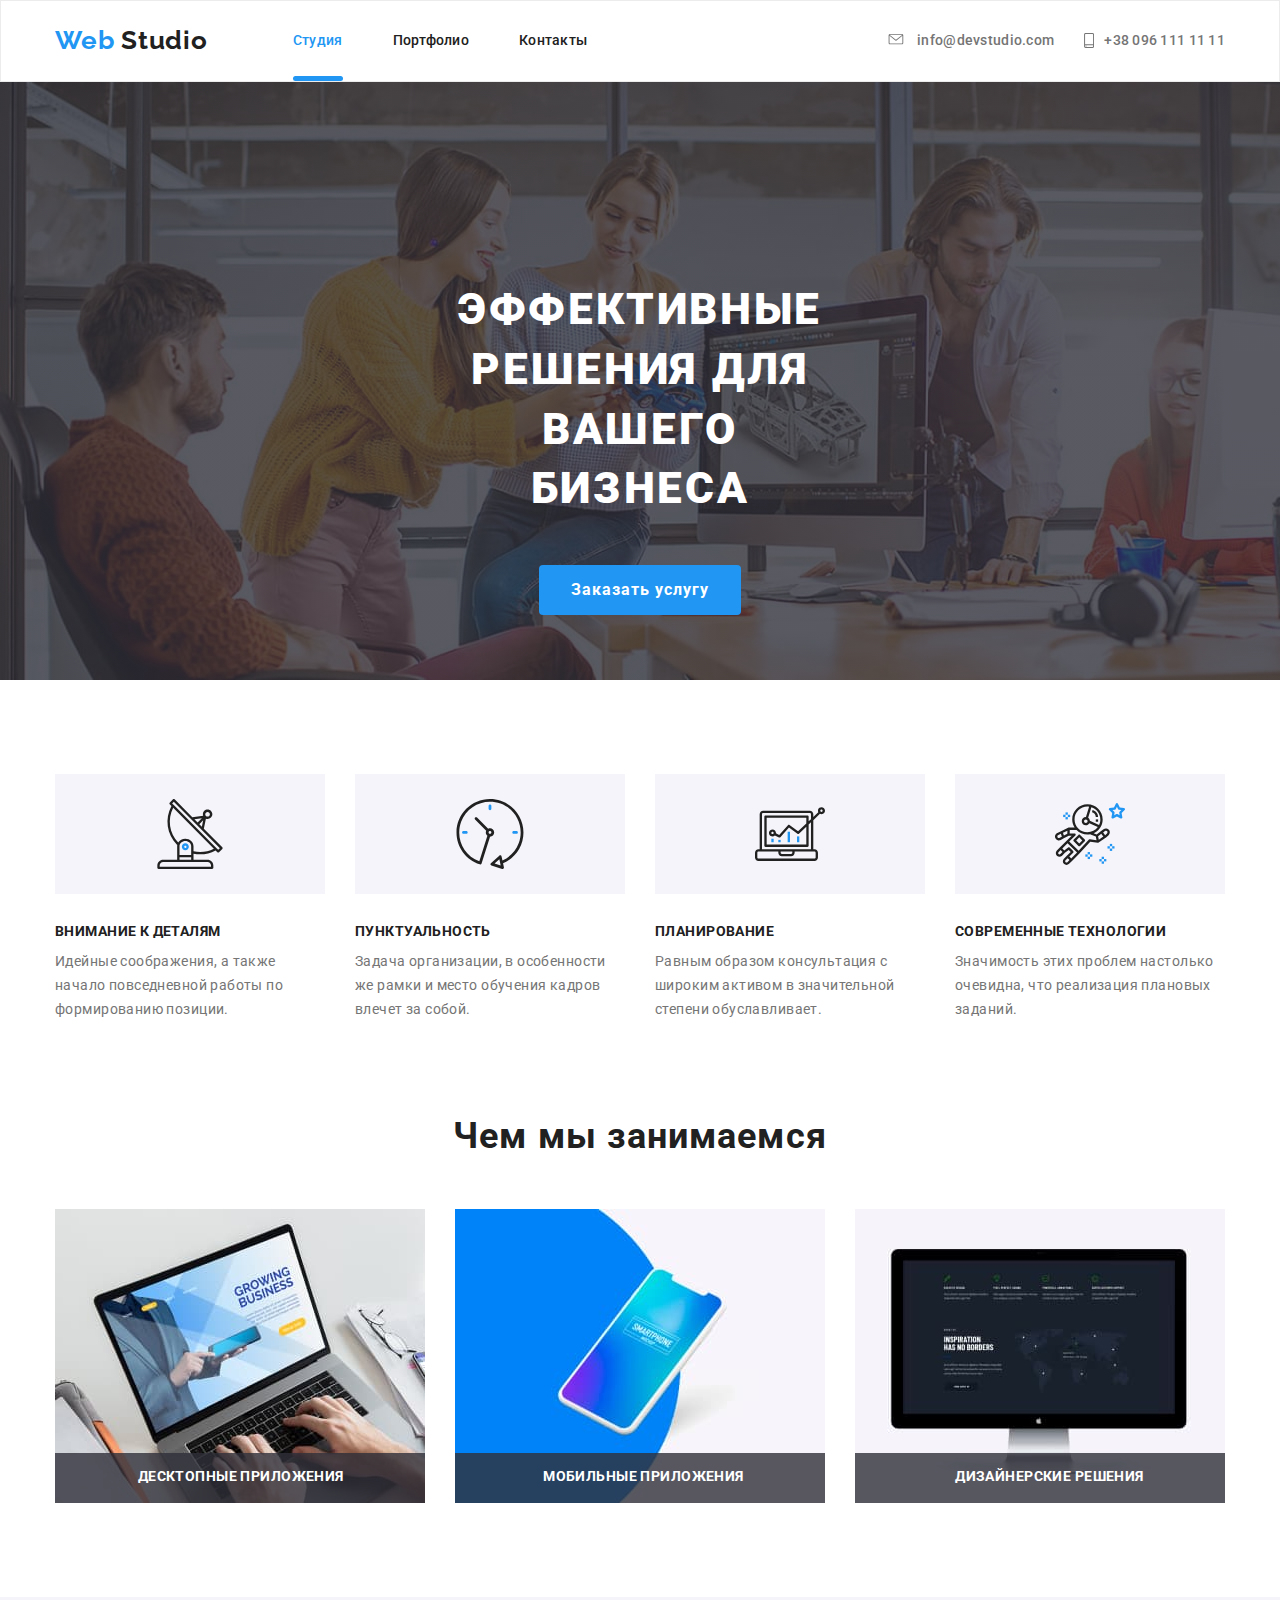
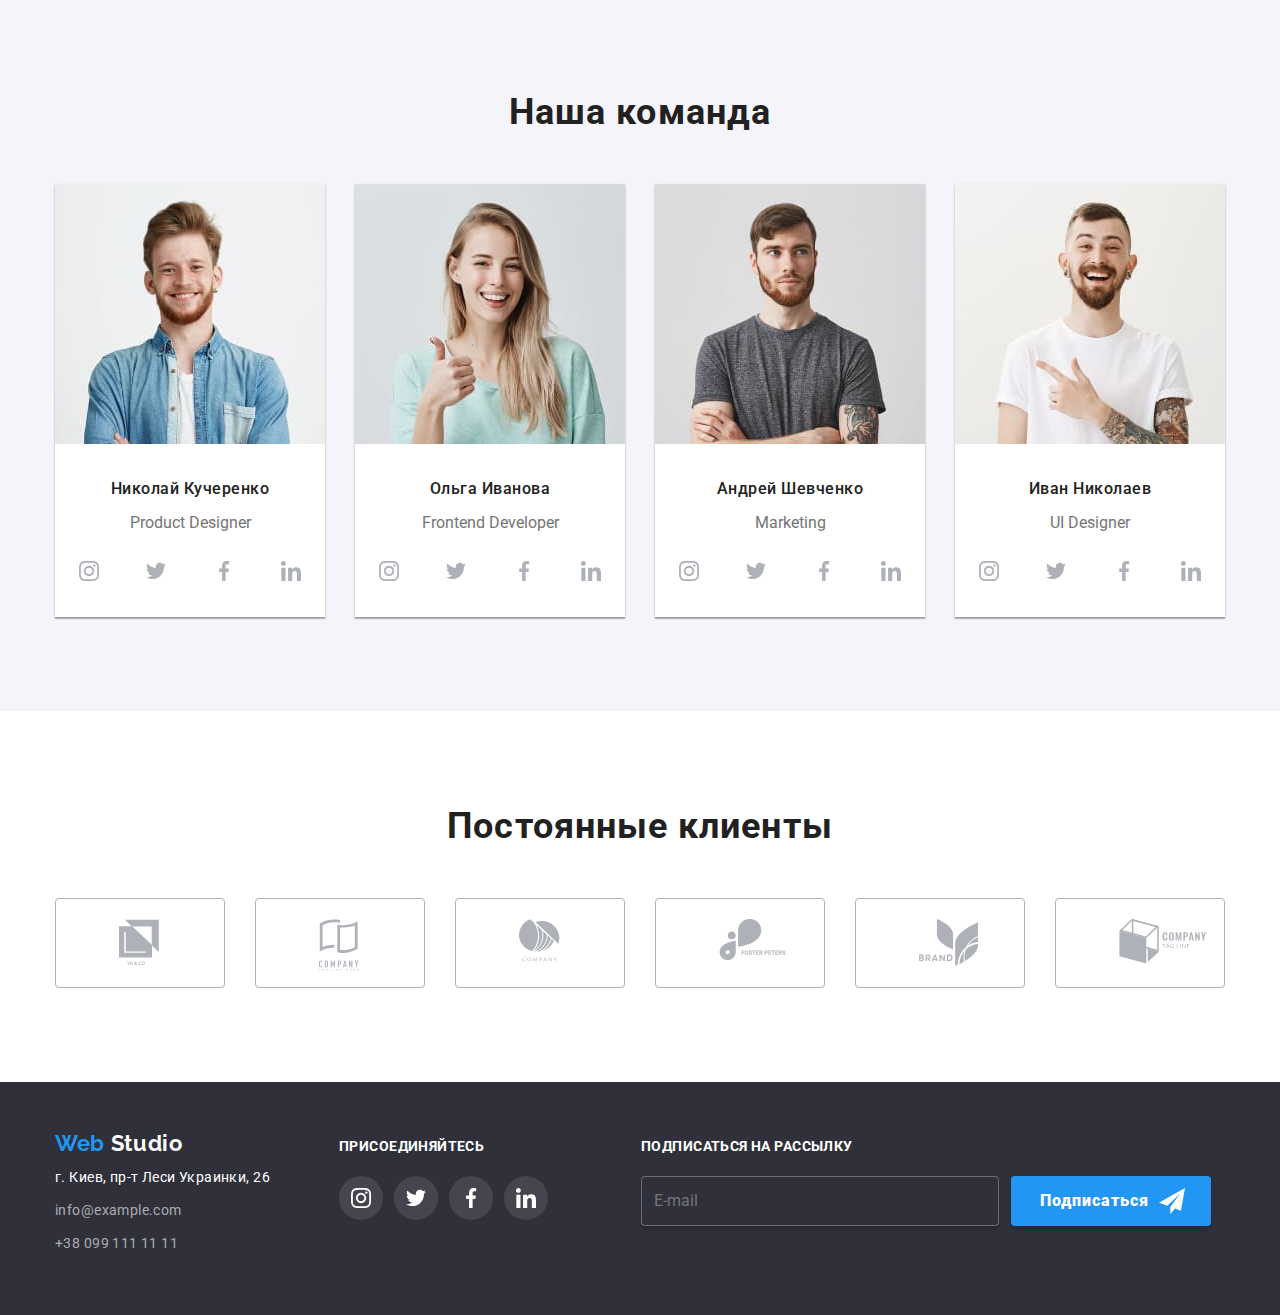
<file: index.html>
<!DOCTYPE html>
<html lang="ru">
  <head>
    <meta charset="UTF-8" />
    <meta name="viewport" content="width=device=width, initial-scale=1.0" />
    <title>Document</title>
    <link rel="stylesheet" href="https://cdnjs.cloudflare.com/ajax/libs/modern-normalize/0.6.0/modern-normalize.min.css">
    <link href="https://fonts.googleapis.com/css2?family=Raleway:wght@700&family=Roboto:wght@400;500;700;900&display=swap" rel="stylesheet"/>
    <link rel="stylesheet" href="./css/styles.css"/>
  </head>
  
    <!-- <Шапка сайта -->
    <header class="page-header">
      <div class="container">
      <nav class="site-nav">
        <a href="" class="logo link">
          <span class="accent">Web</span> Studio
        </a>
        <ul class="nav-list list">
          <li class="item"><a href="" class="header-list link current">Студия</a></li>
          <li class="item"><a href="./portfolio.html" class="header-list link">Портфолио</a></li>
          <li class="item"><a href="" class="header-list link">Контакты</a></li>
        </ul>
        <div class="adress-header">
          <div class="mail-all">
         <a href="" class="mail link"> 
            <svg class="mail-icon">
            <use href="./images/sprite.svg#envelope"></use>
            </svg>
            info@devstudio.com
          </a>
        </div>
        <div class="phone-all">
          <svg class="phone-icon">
            <use href="./images/sprite.svg#smartphone"></use>
          </svg>
          <a href="" class="phone link">+38 096 111 11 11</a>
        </div>
      </nav>
    </div>
    </header>
    <!-- Герой -->
   <main>
    <div>
      <section class="hero">
        <h1 class="hero-header">ЭФФЕКТИВНЫЕ РЕШЕНИЯ ДЛЯ ВАШЕГО БИЗНЕСА</h1>
        <button type="button" class="hero-button" data-open-modal>Заказать услугу</button>
      </section>
    </div>
    <!-- Основной контент -->
    <section>
      <div class="container">
      <ul class="guarantee list">
        <li class="item">
          <img src="./images/antenna1.svg" alt="Картинка спутника" width="270" class="picture"> 
          <h3 class="header-secondary header">Внимание к деталям</h3>
          <p class="assurance text">Идейные соображения, а также начало повседневной работы по формированию позиции.</p>
        </li>
        <li class="item">  
          <img src="./images/clock1.svg" alt="Картинка циферблата" width="270" class="picture"> 
          <h3 class="header-secondary header">Пунктуальность</h3>
          <p class="assurance text">Задача организации, в особенности же рамки и место обучения кадров влечет за собой.</p>
        </li>
        <li class="item">  
          <img src="./images/diagram1.svg" alt="Картинка компьютера" width="270" class="picture"> 
          <h3 class="header-secondary header">Планирование</h3>
          <p class="assurance text">Равным образом консультация с широким активом в значительной степени обуславливает.</p>
        </li>
        <li class="item">  
          <img src="./images/astronaut1.svg" alt="Картинка космонавта" width="270" class="picture"> 
          <h3 class="header-secondary header">Современные технологии</h3>
          <p class="assurance text">Значимость этих проблем настолько очевидна, что реализация плановых заданий.</p>
        </li>
      </ul>
    </div>
    </section>
    <section>
      <div class="container">
      <h2 class="indent header-primary header">Чем мы занимаемся</h2>
      <ul class="list-activity list">
        <li class="item">
          <div class="active">
          <img src="./images/ordinator.jpg" alt="Человек печатает на компьютере" width="370">
          <p class="header-secondary underline">Десктопные приложения</p>
        </div>
        </li>
        <li class="item">
          <div class="active">
          <img src="./images/smartphone.jpg" alt="Изображение смартфона" width="370">
          <p class="header-secondary underline">Мобильные приложения</p>
        </div>
        </li>
        <li class="item">
          <div class="active">
          <img src="./images/desktop.jpg" alt="Изображение монитора Apple" width="370">
          <p class="header-secondary underline">Дизайнерские решения</p>
        </div>
        </li>
      </ul>
    </div>
    </section>
    <!-- Команда -->
    <section class="our-team">
      <div class="container">
      <h2 class="indent header-primary header">Наша команда</h2>
      <ul class="team-list list">
        <li class="item shadow">
        <img src="./images/guy1.jpg" alt="Улыбающийся рыжий парень" width="278">
        <h3 class="team-name header">Николай Кучеренко</h3>
        <p class="team-job text">Product Designer</p>
        <ul class="link-list list">
          <li class="team-item item">
          <a href="" class="team-link link">
            <svg class="soc-icon" width="20" height="20">
              <use href="./images/sprite.svg#instagram"></use>
            </svg>
          </a>
        </li>
          <li class="team-item item">
        <a href="" class="team-link link"> 
          <svg width="20" height="20">
            <use href="./images/sprite.svg#twitter"></use>
          </svg>
        </a>
      </li>
          <li class="team-item  item">
          <a href="" class="team-link link"> 
          <svg width="20" height="20">
            <use href="./images/sprite.svg#facebook"></use>
          </svg>
        </a>
      </li>
          <li class="team-item item">
          <a href="" class="team-link link"> 
          <svg width="20" height="20">
            <use href="./images/sprite.svg#linkedin"></use>
          </svg>
        </a>
      </li>
        </ul>
        </li>
        <li class="item shadow">
          <img src="./images/guy2.jpg" alt="Девушка, показывающая большой палец вверх" width="278">
          <h3 class="team-name header">Ольга Иванова</h3>
          <p class="team-job team text">Frontend Developer</p>
          <ul class="link-list list">
            <li class="team-item item">
            <a href="" class="team-link link">
              <svg width="20" height="20">
                <use href="./images/sprite.svg#instagram"></use>
              </svg>
            </a>
          </li>
            <li class="team-item item">
          <a href="" class="team-link link"> 
            <svg width="20" height="20">
              <use href="./images/sprite.svg#twitter"></use>
            </svg>
          </a>
        </li>
            <li class="team-item item">
            <a href="" class="team-link link"> 
            <svg width="20" height="20">
              <use href="./images/sprite.svg#facebook"></use>
            </svg>
          </a>
        </li>
            <li class="team-item item">
            <a href="" class="team-link link"> 
            <svg width="20" height="20">
              <use href="./images/sprite.svg#linkedin"></use>
            </svg>
          </a>
        </li>
          </ul>
        </li>
        <li class="item shadow">
          <img src="./images/guy3.jpg" alt="Задумчивый парень" width="278">
          <h3 class="team-name header">Андрей Шевченко</h3>
          <p class="team-job team text">Marketing</p>
          <ul class="link-list list">
            <li class="team-item item">
            <a href="" class="team-link link">
              <svg width="20" height="20">
                <use href="./images/sprite.svg#instagram"></use>
              </svg>
            </a>
          </li>
            <li class="team-item item">
          <a href="" class="team-link link"> 
            <svg width="20" height="20">
              <use href="./images/sprite.svg#twitter"></use>
            </svg>
          </a>
        </li>
            <li class="team-item item">
            <a href="" class="team-link link"> 
            <svg width="20" height="20">
              <use href="./images/sprite.svg#facebook"></use>
            </svg>
          </a>
        </li>
            <li class="team-item item">
            <a href="" class="team-link link"> 
            <svg width="20" height="20">
              <use href="./images/sprite.svg#linkedin"></use>
            </svg>
          </a>
        </li>
          </ul>
        </li>
        <li class="item shadow">
          <img src="./images/guy4.jpg" alt="Улыбающийся парень, указывающий вверх" width="278">
          <h3 class="team-name header">Иван Николаев</h3>
          <p class="team-job team text">UI Designer</p>
          <ul class="link-list list">
            <li class="team-item item">
            <a href="" class="team-link link">
              <svg width="20" height="20">
                <use href="./images/sprite.svg#instagram"></use>
              </svg>
            </a>
          </li>
            <li class="team-item item">
          <a href="" class="team-link link"> 
            <svg width="20" height="20">
              <use href="./images/sprite.svg#twitter"></use>
            </svg>
          </a>
        </li>
            <li class="team-item item">
            <a href="" class="team-link link"> 
            <svg width="20" height="20">
              <use href="./images/sprite.svg#facebook"></use>
            </svg>
          </a>
        </li>
            <li class="team-item item">
            <a href="" class="team-link link"> 
            <svg width="20" height="20">
              <use href="./images/sprite.svg#linkedin"></use>
            </svg>
          </a>
        </li>
          </ul>
        </li>
      </ul>
    </section>
    <section class="constant">
      <div class="container">
    <h2 class="indent header-primary header">Постоянные клиенты</h2>
    <ul class="company-clients list">
     <li class="item"><a href="" class="link-company link">
       <svg width="44" height="50">
         <use href="./images/sprite.svg#logo1"></use>
       </svg>
     </a></li>
     <li class="item"><a href="" class="link-company link">
      <svg width="40" height="52">
        <use href="./images/sprite.svg#logo2"></use>
      </svg>
     </a></li>
     <li class="item"><a href="" class="link-company link">
      <svg width="41" height="43">
        <use href="./images/sprite.svg#logo3"></use>
      </svg>
     </a></li>
     <li class="item"><a href="" class="link-company link">
      <svg class="logo4" width="80" height="42">
        <use href="./images/sprite.svg#logo4"></use>
      </svg>
     </a></li>
     <li class="item"><a href="" class="link-company link">
      <svg width="59" height="47">
        <use href="./images/sprite.svg#logo5"></use>
      </svg>
     </a></li>
     <li class="item"><a href="" class="link-company link">
      <svg width="88" height="45"> 
        <use href="./images/sprite.svg#logo6"></use>
      </svg>
     </a></li>
    </ul>
  </div>
    </section>
    <div class="backdrop is-hidden" data-backdrop>
      <div class="modal">
      <button type="button" class="modal-button" data-close-modal></button>
       <form action="form" class="form" id="form">
         <b class="action-call">Оставьте свои данные, мы вам перезвоним</b>
         <div class="list-form uno">
            <input type="text" class="form-input" name="name" id="name" placeholder=" ">
            <label for="name" class="form-label">Имя</label>
            <svg class="form-svg">
              <use href="./images/modal_sprite.svg#name"></use>
            </svg>
         </div>
         <div class="list-form">
          <input type="text" class="form-input" name="phone" id="phone" placeholder=" ">
          <label for="phone" class="form-label">Телефон</label>
          <svg class="form-svg">
            <use href="./images/modal_sprite.svg#phone"></use>
          </svg>
         </div>
         <div class="list-form">
        <input type="text" class="form-input" name="mail" id="mail" placeholder=" ">
        <label for="mail" class="form-label">Почта</label>
        <svg class="form-svg">
          <use href="./images/modal_sprite.svg#mail"></use>
        </svg>
        </div>
         <div class="list-form coms">
          <textarea name="comment" class="comment" placeholder=" "></textarea>
          <label for="comment" class="form-label">Комментарий</label>
        </div>
        <div class="agreement">
          <label class="agree-label">
          <input class="checkbox" type="checkbox" name="agree" value="html">
          <span class="icon-check"></span>
        </label>
          <p class="form-agree">Соглашаюсь с рассылкой и принимаю 
            <a href="" class="form-link">Условия договора</a>
          </p>
        </div>
        <button type="submit" class="send-button">Отправить</button>
       </form>
    
      </div>
    </div>
    <script>
      const refs = {
        openModalBtn: document.querySelector("[data-open-modal]"),
        closeModalBtn: document.querySelector("[data-close-modal]"),
        backdrop: document.querySelector("[data-backdrop]"),
      };

      refs.openModalBtn.addEventListener("click", toggleModal);
      refs.closeModalBtn.addEventListener("click", toggleModal);

      refs.backdrop.addEventListener("click", logBackdropClick);

      function toggleModal() {
        refs.backdrop.classList.toggle("is-hidden");
      }

      function logBackdropClick() {
        console.log("Это клик в бекдроп");
      }
    </script>
    </main>
    <!-- Футер -->
    <footer class="footer">
      <div class="container">
        <div class="footer-content">
      <address class="company">
        <a href="" class="logo-secondary link">
          <span class="accent">Web</span> Studio
        </a>
        <p class="city-adress company">г. Киев, пр-т Леси Украинки, 26</p> 
        <a href="" class="adress link one">info@example.com </a> 
        <a href="" class="adress link one">+38 099 111 11 11</a>
       </address>
      <div class="net">
        <h3 class="footer-header">Присоединяйтесь</h3>
        <ul class="footer-list list">
          <li class="item"><a href="" class="footer-link link">
            <svg width="20" height="20">
              <use href="./images/sprite.svg#instagram"></use>
            </svg>
          </a></li>
          <li class="item"><a href="" class="footer-link link">
            <svg width="20" height="20">
              <use href="./images/sprite.svg#twitter"></use>
            </svg> 
          </a></li>
          <li class="item"><a href="" class="footer-link link">
            <svg width="20" height="20">
              <use href="./images/sprite.svg#facebook"></use>
            </svg>
          </a></li>
          <li class="item"><a href="" class="footer-link link">
            <svg width="20" height="20">
              <use href="./images/sprite.svg#linkedin"></use>
            </svg>
          </a></li>
        </ul>
      </div>
      <div class="sub">
        <h3 class="footer-header">Подписаться на рассылку</h3>
        <div class="footer-sub">
          <input type="text" class="footer-form" name="mail" id="mail" placeholder="E-mail">
          <label for="mail" class="footer-label"></label>
          <button type="submit" class="footer-button">Подписаться</button>
        </div>
      </div>

    </footer>

  </body>

</html>
</file>
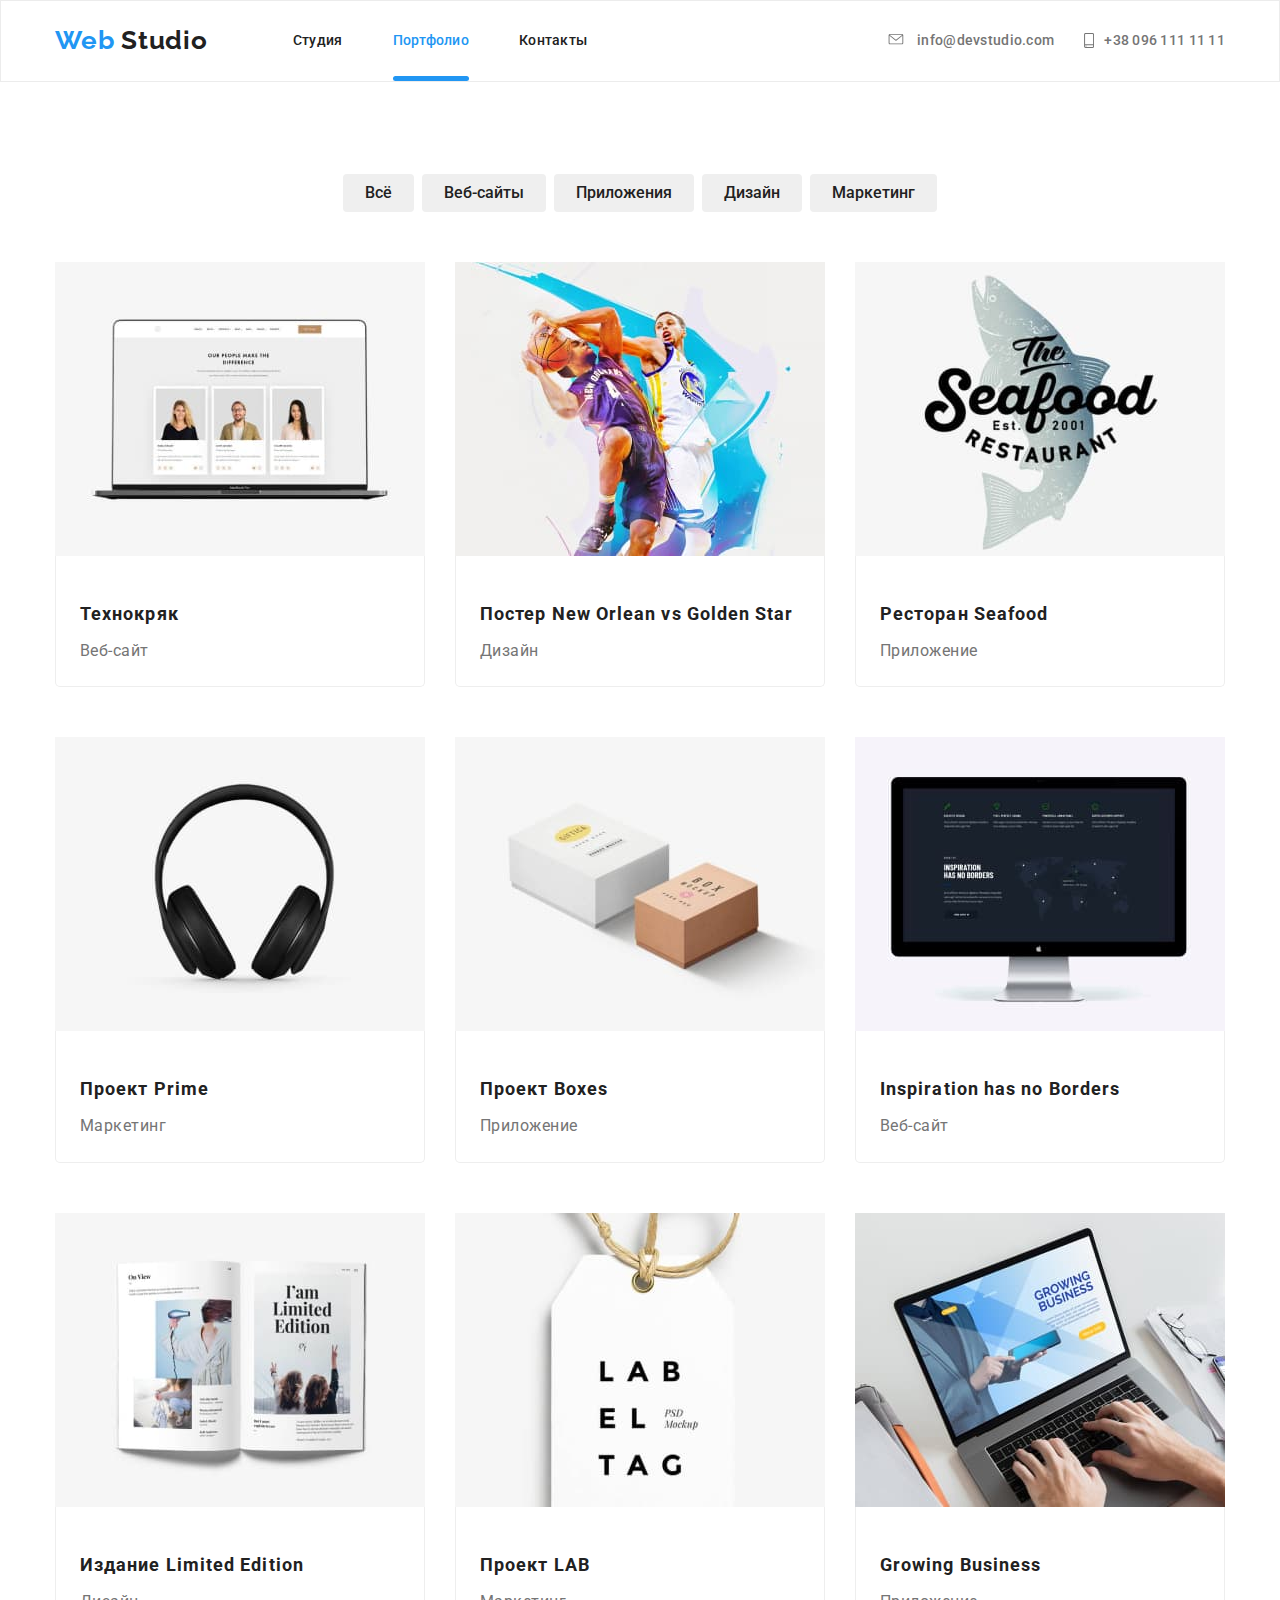
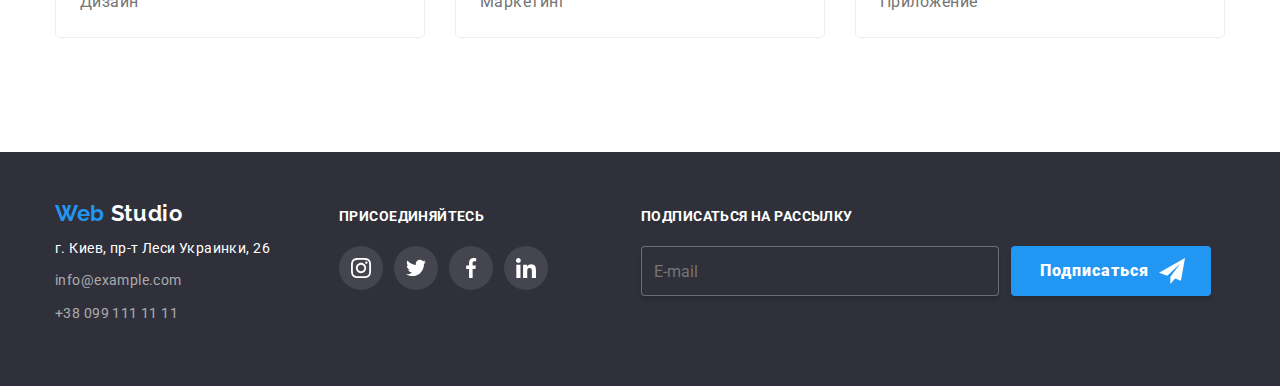
<file: portfolio.html>
<!DOCTYPE html>
<html lang="ru">
  <head>
    <meta charset="UTF-8" />
    <meta name="viewport" content="width=device=width, initial-scale=1.0" />
    <title>Document</title>
    <link rel="stylesheet" href="https://cdnjs.cloudflare.com/ajax/libs/modern-normalize/0.6.0/modern-normalize.min.css">
    <link href="https://fonts.googleapis.com/css2?family=Raleway:wght@700&family=Roboto:wght@400;500;700;900&display=swap" rel="stylesheet"/>
    <link rel="stylesheet" href="./css/styles.css"/>
  </head>
  
    <!-- <Шапка сайта -->
    <header class="page-header">
      <div class="container">
      <nav class="site-nav">
        <a href="" class="logo link">
          <span class="accent">Web</span> Studio
        </a>
        <ul class="nav-list">
          <li class="item"><a href="./index.html" class="header-list link">Студия</a></li>
          <li class="item"><a href="./portfolio.html" class="header-list link current">Портфолио</a></li>
          <li class="item"><a href="" class="header-list link">Контакты</a></li>
        </ul>
        <div class="adress-header">
          <div class="mail-all">
         <a href="" class="mail link"> 
            <svg class="mail-icon">
            <use href="./images/sprite.svg#envelope"></use>
            </svg>
            info@devstudio.com
          </a>
        </div>
        <div class="phone-all">
          <svg class="phone-icon">
            <use href="./images/sprite.svg#smartphone"></use>
          </svg>
          <a href="" class="phone link">+38 096 111 11 11</a>
        </div>
      </nav>
    </div>
    </header>
    <body>
    <main>
        <!-- Кнопки сайта -->
    <section>
      <div class="container">
     <ul class="catalogue-list list">
        <li class="item"><button type="button" class="catalogue header">Всё</button></li>
        <li class="item"><button type="button" class="catalogue header">Веб-сайты</button></li>
        <li class="item"><button type="button" class="catalogue header">Приложения</button></li>
        <li class="item"><button type="button" class="catalogue header">Дизайн</button></li>
        <li class="item"><button type="button" class="catalogue header">Маркетинг</button></li>  
     </ul>   
    </div>
    </section>
     <!-- Секции основной контент -->
     <section class="section">
       <div class="container">
     <ul class="cards list">
         <li class="cards-cont item">
        <a href="" class="link">
        <div class="psevdo">
            <img src="./images/block1.jpg" alt="Пример трёх анкет людей на сайте" width="370"/>  
            <div class="overlay">
              <p class="description">Технокряк это современная площадка распространения коронавируса. Компании используют эту платформу для цифрового шпионажа и атак на защищённые сервера конкурентов.</p>
           </div>
        </div>
         
          <div class="example">
            <h2 class="work-type header">Технокряк</h2>
            <p class="page-type text">Веб-сайт</p>
          </div>
        
        
        </a>
         </li>
        <li class="cards-cont item">
        <a href="" class="link">
          <div class="psevdo">
            <img src="./images/block2.jpg" alt="Два баскетболиста" width="370"/>
            <div class="overlay">
            <p class="description">Технокряк это современная площадка распространения коронавируса. Компании используют эту платформу для цифрового шпионажа и атак на защищённые сервера конкурентов.</p>
          </div>
          </div>
          <div class="example except">
            <h2 class="work-type header">Постер New Orlean vs Golden Star</h2>
            <p class="page-type text">Дизайн</p>
          </div>
        
            
        </a>
        </li>
        <li class="cards-cont item">
        <a href="" class="link">
          <div class="psevdo">
            <img src="./images/block3.jpg" alt="Логотип ресторана морской кухни" width="370"/>
            <div class="overlay">
            <p class="description">Технокряк это современная площадка распространения коронавируса. Компании используют эту платформу для цифрового шпионажа и атак на защищённые сервера конкурентов.</p>
          </div>
          </div>
            <div class="example">
            <h2 class="work-type header">Ресторан Seafood</h2>
            <p class="page-type text">Приложение</p>
          </div>
      
          
        </a>
         </li>
        <li class="cards-cont item">
        <a href="" class="link">
          <div class="psevdo">
            <img src="./images/block4.jpg" alt="Фотография наушников" width="370"/>
            <div class="overlay">
            <p class="description">Технокряк это современная площадка распространения коронавируса. Компании используют эту платформу для цифрового шпионажа и атак на защищённые сервера конкурентов.</p>
          </div>
          </div>
            <div class="example">
            <h2 class="work-type header">Проект Prime</h2>
            <p class="page-type text">Маркетинг</p>
          </div>
       
            
        </a>
        </li>
        <li class="cards-cont item">
        <a href="" class="link">
          <div class="psevdo">
            <img src="./images/block5.jpg" alt="Изображение двух коробок" width="370"/>
            <div class="overlay">
            <p class="description">Технокряк это современная площадка распространения коронавируса. Компании используют эту платформу для цифрового шпионажа и атак на защищённые сервера конкурентов.</p>
          </div>
          </div>
            <div class="example">
            <h2 class="work-type header">Проект Boxes</h2>
            <p class="page-type text">Приложение</p>
            </div>
         
           
        </a>
        </li>
        <li class="cards-cont item">
        <a href="" class="link">
          <div class="psevdo">
            <img src="./images/desktop.jpg" alt="Изображение монитора компьютера" width="370"/>
            <div class="overlay">
            <p class="description">Технокряк это современная площадка распространения коронавируса. Компании используют эту платформу для цифрового шпионажа и атак на защищённые сервера конкурентов.</p>
          </div>
          </div>
            <div class="example">
            <h2 class="work-type header">Inspiration has no Borders</h2>
            <p class="page-type text">Веб-сайт</p>
            </div>
         
          
        </a>
        </li>
        <li class="cards-cont item">
        <a href="" class="link">
          <div class="psevdo">
            <img src="./images/block7.jpg" alt="Изображение развёрнутого журнала" width="370"/>
            <div class="overlay">
            <p class="description">Технокряк это современная площадка распространения коронавируса. Компании используют эту платформу для цифрового шпионажа и атак на защищённые сервера конкурентов.</p>
          </div>
          </div>
            <div class="example">
            <h2 class="work-type header">Издание Limited Edition</h2>
            <p class="page-type text">Дизайн</p>
            </div>
         
           
        </a>
        </li>
        <li class="cards-cont item">
        <a href="" class="link">
          <div class="psevdo">
            <img src="./images/block8.jpg" alt="Изображение этикетки" width="370"/>
            <div class="overlay">
            <p class="description">Технокряк это современная площадка распространения коронавируса. Компании используют эту платформу для цифрового шпионажа и атак на защищённые сервера конкурентов.</p>
          </div>
          </div>
            <div class="example">
            <h2 class="work-type header">Проект LAB</h2>
            <p class="page-type text">Маркетинг</p>
            </div>
          

           
        </a>
        </li>
        <li class="cards-cont item">
        <a href="" class="link">
          <div class="psevdo">
            <img src="./images/ordinator.jpg" alt="Изображение печатающего человека" width="370"/>
            <div class="overlay">
            <p class="description">Технокряк это современная площадка распространения коронавируса. Компании используют эту платформу для цифрового шпионажа и атак на защищённые сервера конкурентов.</p>
          </div>
          </div>
            <div class="example">
            <h2 class="work-type header">Growing Business</h2>
            <p class="page-type text">Приложение</p>
            </div>
         
           
        </a>
        </li>
     </ul>
    </div>
    </section>
    </main>    
    <!-- Футер -->
    <footer class="footer">
      <div class="container">
        <div class="footer-content">
      <address class="company">
        <a href="" class="logo-secondary link">
          <span class="accent">Web</span> Studio
        </a>
        <p class="city-adress company">г. Киев, пр-т Леси Украинки, 26</p> 
        <a href="" class="adress link one">info@example.com </a>
        <a href="" class="adress link one">+38 099 111 11 11</a>
       </address>
       <div class="net">
        <h3 class="footer-header">Присоединяйтесь</h3>
        <ul class="footer-list list">
          <li class="item"><a href="" class="footer-link link">
            <svg width="20" height="20">
              <use href="./images/sprite.svg#instagram"></use>
            </svg>
          </a></li>
          <li class="item"><a href="" class="footer-link link">
            <svg width="20" height="20">
              <use href="./images/sprite.svg#twitter"></use>
            </svg> 
          </a></li>
          <li class="item"><a href="" class="footer-link link">
            <svg width="20" height="20">
              <use href="./images/sprite.svg#facebook"></use>
            </svg>
          </a></li>
          <li class="item"><a href="" class="footer-link link">
            <svg width="20" height="20">
              <use href="./images/sprite.svg#linkedin"></use>
            </svg>
          </a></li>
        </ul>
      </div>
      <div class="sub">
        <h3 class="footer-header">Подписаться на рассылку</h3>
        <div class="footer-sub">
          <input type="text" class="footer-form" name="mail" id="mail" placeholder="E-mail">
          <label for="mail" class="footer-label"></label>
          <button type="submit" class="footer-button">Подписаться</button>
        </div>
      </div>

    </footer>

    </body>
</html>
</file>
<file: css/styles.css>
/* Палитра:
белый #FFFFFF
цвет акцента #2196F3
цвет заголовков #212121
цвет текста #757575 
фон картинок #F5F4FA
фон футера #2F303A
*/

:root {
    --accent-color: #2196F3;
    --header-color: #212121;
    --text-color: #757575;
    --background-picture-color: #F5F4FA;
    --footer-background-color: #2F303A;
    --background-secondary:rgba(47, 48, 58, 0.8);
    --background-cards: rgba(33, 150, 243, 0.9);
    --white: #FFFFFF;
    --links: #AFB1B8;
    --footer-adress: rgba(255, 255, 255, 0.6);
    --footer-links: rgba(255, 255, 255, 0.1);
    --goit: rgba(255, 255, 255, 0.4);

}

body {
    padding-top: 80px;

    background-color: #fff;
    font-family: Roboto, sans-serif;
    }
html {
    box-sizing: border-box;
    }
*,
*::before,
*::after {
    box-sizing: inherit;
    }
img {
    display: block;
    max-width: 100%;
    height: auto;
}
.indent {
    margin-bottom: 50px;
}
.list {
    margin: 0;
    padding: 0;
}
.container {
    width: 1200px;
    margin: 0 auto;
    padding-left: 15px;
    padding-right: 15px;
    margin-left: auto;
    margin-right: auto;
}

/* Шапка */

.logo {
    color: var(--header-color);
    
    font-family: Raleway, sans-serif;
   
    font-weight: 700;
    font-size: 26px;
    line-height: 1.2;
    letter-spacing: 0.03em;
}
.nav-list {
    display: flex;
    margin-left: 85px;
    margin-top: 0;
    margin-bottom: 0;
    padding: 0;
}
.nav-list .item + .item {
    margin-left: 50px;
  }
.accent {
    color: var(--accent-color);
}
.item {
    list-style: none;
}
.link {
    text-decoration: none;
    cursor: pointer;
}
.header-list {
    display: block;
    padding-top: 32px;
    padding-bottom: 32px;
    position: relative;

    color: var(--header-color);
    
    font-weight: 500;
    font-size: 14px;
    line-height: 1.14;
    letter-spacing: 0.02em;

    transition: color 250ms cubic-bezier(0.4, 0, 0.2, 1);
}
.current.header-list::after {
   content: '';
   display: block;
   position: absolute;
   width: 100%;
   height: 5px;
   background-color: var(--accent-color);
   bottom: 0;
   border-radius: 6px;
}
.header-list:hover,
.header-list:focus {
    color: var(--accent-color);
}
.header-list.current {
    position: relative;
    color: var(--accent-color);
}
.mail,
.phone {
    color: var(--text-color);
    font-style: normal;
    font-weight: 500;
    font-size: 14px;
    line-height: 1.14;
    letter-spacing: 0.02em;

}
.mail-icon {
    width: 16px;
    height: 11px;
    margin-right: 10px;
    fill: currentColor;
    transition: --color1 5000ms cubic-bezier(0.4, 0, 0.2, 1);
}
.phone-icon {
    width: 10px;
    height: 15px;
    margin-right: 10px;
}
.mail:hover,
.mail:focus {
    --color1: var(--accent-color);
    color: var(--accent-color);
}
.mail-all {
    display: flex;
    align-items: center;
    margin-left: auto;
}
.phone-all {
    display: flex;
    align-items: center;
}
.mail {
    transition: color 250ms cubic-bezier(0.4, 0, 0.2, 1);
    margin-right: 30px;
}
.adress-header {
    display: flex;
    margin-left: auto;
    align-items: center;
}
.site-nav {
    display: flex;
    align-items: center;
}
.page-header {
    position: fixed;
    width: 100%;
    top: 0;
    left: 0;
    min-height: 80px;
    z-index: 2;

    background-color: var(--white);
    border: 1px solid #ECECEC;
}

/* Герой */

.hero {
    padding: 200px 452px 280px 452px;

    background-image: linear-gradient(to right, rgba(47, 48, 58, 0.8), rgba(47, 48, 58, 0.8)), url(../images/Header.jpg);
    max-width: 1600px;
    height: 600px;
    margin-left: auto;
    margin-right: auto;
    
    text-align: center;
}
.hero-header {
    margin-top: 0;
    margin-bottom: 46px;

    color: var(--white);
    font-weight: 900;
    font-size: 44px;
    line-height: 1.36;
    text-align: center;
    letter-spacing: 0.06em;
}
.hero-button {
    display: inline-block;
    padding: 10px 32px;
    border-radius: 4px;
    min-width: 200px;
    height: 50px;
    border: none;


    font-weight: 700;
    font-size: 16px;
    line-height: 1.8;
    align-items: center;
    text-align: center;
    letter-spacing: 0.06em;
    background-color: var(--accent-color);
    color: var(--white);

}
.header {
    color: var(--header-color);
    margin-top: 0;
}
.header-primary {
    font-weight: 700;
    font-size: 36px;
    line-height: 1.2;
    text-align: center;
    letter-spacing: 0.03em;
}
.header-secondary {
    font-weight: 700;
    font-size: 14px;
    line-height: 1.14;
    letter-spacing: 0.03em;
    text-transform: uppercase;
}
.text {
    color: var(--text-color);
}
.picture {
    padding: 25px 100px;
    background-color: var(--background-picture-color);
}
 
/* Гарантии */
.guarantee {
    display: flex;
    align-items: center;
    padding-left: 0;
    padding-top: 94px;
    padding-bottom: 94px;
}
.guarantee .item {
    width: 270px;
}
.guarantee .item + .item {
    margin-left: 30px;
}

.guarantee .item .header-secondary {
    margin-bottom: 0;
}
.guarantee .item .picture {
    width: 270px;
    height: 120px;
    margin-bottom: 30px;
}
.guarantee .item .assurance {
    margin-top: 10px;
    margin-bottom: 0;
}
.active {
    position: relative;
}
.active::before {
    display: inline-block;
    position: absolute;
    content: "";
    width: 100%;
    height: 50px;
    bottom: 0;
    background-color: var(--background-secondary);
    opacity: 1;
    overflow: hidden;
}
.underline {
    position: absolute;
    right: 22%;
    bottom: 6%;
    
    margin-top: 0;
    margin-bottom: 0;

    color: var(--white);
    text-align: center;
}
.assurance {
    font-size: 14px;
    line-height: 1.7;
    letter-spacing: 0.03em;
}
.list-activity {
    display: flex;
    margin-top: 0;
    margin-bottom: 0;
    padding-right: 0;
    padding-left: 0;
    padding-bottom: 94px;
}
.list-activity .item:not(:last-child){
    margin-right: 30px;
}

/* Наша команда */
.our-team {
    background-color: var(--background-picture-color);
    padding-top: 94px;
    padding-bottom: 94px;
}
.team-list {
    display: flex;
    padding-left: 0;
    padding-right: 0;
    margin-top: 0;
}
.team-list .item + .item {
    margin-left: 30px;
}
.team-name {
    margin-top: 30px;
    margin-bottom: 10px;

    font-weight: 500;
    font-size: 16px;
    line-height: 1.9;
    text-align: center;
    letter-spacing: 0.03em;
}
.team-job {
    margin-top: 0;
    margin-bottom: 16px;

    font-weight: 400;
    text-align: center;
}
.link-list {
    display: flex;
    justify-content: space-evenly;
    align-items: center;
}
.link-list .item + .item {
    margin-left: 11px;
}
.team-link {
    display: block;
    width: 44px;
    height: 44px;
   
    padding: 12px;
    border-radius: 50%;


    text-align: center;

    transition: background-color 250ms cubic-bezier(0.4, 0, 0.2, 1), --color2 250ms cubic-bezier(0.4, 0, 0.2, 1);
}
.team-link:hover {
    background-color: var(--accent-color);
    --color2: var(--white);
}
.team-item {
    padding-bottom: 24px;
}
.team-item + .team-item {
    margin-left: 10px;
}
.shadow {
    background-color: var(--white);
    box-shadow: 0px 2px 1px rgba(0, 0, 0, 0.2), 0px 1px 1px rgba(0, 0, 0, 0.14), 0px 1px 3px rgba(0, 0, 0, 0.12);
}
/* Клиенты */

.company-clients {
    display: flex;
    justify-content: center;
    padding-left: 0;
    margin-top: 0;
}
.company-clients .item + .item {
    margin-left: 30px;
}
.link-company {
    display: block;
    width: 170px;
    height: 90px;
    padding: 20px 63px;
    color: var(--links);
    border: 1px solid var(--links);
    border-radius: 4px;
    fill: var(--links);

    transition: border 250ms cubic-bezier(0.4, 0, 0.2, 1), --color2 250ms cubic-bezier(0.4, 0, 0.2, 1);
}
.link-company:hover {
    border: 1px solid var(--accent-color);
    --color2: var(--accent-color);
}
.constant {
    padding-top: 94px;
    padding-bottom: 94px;
}


/* Футер */
.footer {
    background-color: var(--footer-background-color);
}
.adress {
    color: var(--footer-adress);

}
.city-adress {
    color: var(--white);
    margin-top: 10px;
    margin-bottom: 9px;
}
.one:not(:last-child) {
    margin-bottom: 9px;
}
.one {
    display: block;
}
.logo-secondary {
    display: block;

    color: var(--white);
    font-family: Raleway, sans-serif;

    font-weight: 700;
    font-size: 22px;
    line-height: 1.2;
    letter-spacing: 0.03em;
}
.company {
    font-style: normal;
    font-size: 14px;
    line-height: 1.7;
    letter-spacing: 0.03em;
}
.footer-header {
    margin-top: 0;
    margin-bottom: 21px;

    color: var(--white);
    font-weight: 700;
    font-size: 14px;
    line-height: 1.14;
    letter-spacing: 0.03em;
    text-transform: uppercase;
   
}
.footer-content {
    display: flex;
    align-items: baseline;
    padding-top: 48px;
    padding-bottom: 60px;

}
.footer-list {
    display: flex;
    margin-top: 0;
    margin-bottom: 0;
    padding-left: 0;
}
.footer-list .item + .item {
    margin-left: 11px;
}
.net {
    margin-left: 69px;
    margin-right: 93px;
}
.sub .footer-header {
    min-width: 214px;
    height: 16px;
}
.footer-link {
    display: flex;
    justify-content: center;
    align-items: center;
    width: 44px;
    height: 44px;
    border-radius: 50%;

    background-color: var(--footer-links);
    --color2: var(--white);

    transition: background-color 250ms cubic-bezier(0.4, 0, 0.2, 1);
}
.footer-link:hover,
.footer-link:focus {
    background-color: var(--accent-color);
} 
.footer-form {
    width: 358px;
    height: 50px;
    padding: 18px 12px;

    border: 1px solid rgba(255, 255, 255, 0.3);
    box-sizing: border-box;
    box-shadow: 0px 4px 4px rgba(0, 0, 0, 0.15);
    border-radius: 4px;
    background-color: var(--footer-background-color);
}
.footer-sub {
    display: flex;
    align-items: center;
}
.footer-label {
    font-family: Roboto;
    font-style: normal;
    font-weight: normal;
    font-size: 16px;
    line-height: 30px;
}
.footer-button {
    margin-left: 12px;

    display: flex;
    padding: 10px 28px 10px 29px;
    width: 200px;
    height: 50px;
    border-radius: 4px;
    align-items: center;
    background-color: var(--accent-color);
    color: var(--white);
    border: none;
    box-shadow: 0px 4px 4px rgba(0, 0, 0, 0.15);
    border-radius: 4px;
    cursor: pointer;

    font-weight: 900;
    font-size: 16px;
    line-height: 1.9;
    letter-spacing: 0.06em;
}
.footer-button::after {
    display: block;
    content: "";
    width: 24px;
    height: 24px;
    margin-left: 10px;
    padding: 13px 28px 13px 10px;
    background-repeat: no-repeat;
    background-image: url(../images/send.svg);
    background-size: contain;
}
.catalogue {

    padding: 6px 22px;
    font-weight: 500;
    font-size: 16px;
    line-height: 1.63;
    text-align: center;
    border: none;
    border-radius: 4px;
    cursor: pointer;
    transition: color 250ms cubic-bezier(0.4, 0, 0.2, 1), background-color 250ms cubic-bezier(0.4, 0, 0.2, 1), box-shadow 250ms cubic-bezier(0.4, 0, 0.2, 1);
}
.catalogue:hover,
.catalogue:focus {
    background-color: var(--accent-color);
    color: var(--white);
}
.catalogue-list {
    display: flex;
    margin-top: 0;
    margin-bottom: 0;
    padding-top: 94px;
    justify-content: center;
    padding-left: 0;
}
.catalogue-list .item + .item {
    margin-left: 8px;
}

.cards {
    display: flex;
    flex-wrap: wrap;
    justify-content: space-between;
    margin-bottom: 0;
    margin-top: 0;
    padding-left: 0;
}
.example {
    border: 1px solid #EEEEEE;
    border-top: transparent;
    border-bottom-right-radius: 5px;
    border-bottom-left-radius: 5px;
    padding: 20px 24px;
}
.cards-cont {
    width: calc((100% - 30px * 2) / 3);
}
.cards-cont:hover {
   box-shadow: 1px 4px 6px rgba(0, 0, 0, 0.16), 0px 4px 4px rgba(0, 0, 0, 0.06), 0px 1px 1px rgba(0, 0, 0, 0.12);
}
.cards-cont:not(:nth-last-child(-n + 3)) {
    margin-bottom: 50px;
}

.cards-cont .link {
    display: block;
}
.psevdo {
    position: relative;
    overflow: hidden;
}
.overlay {
    top: 0;
    left: 0;
    position: absolute;
    width: 100%;
    height: 100%;
    background-color: var(--background-cards);

    transform: translateY(100%);
    transition: transform 250ms cubic-bezier(0.4, 0, 0.2, 1);
    opacity: 0;

}
.cards-cont:hover .overlay {
    transform: translateY(0);
    opacity: 1;
}
.description {
    position: absolute;
    top: 15%;
    left: 10%;
    color: var(--white);
    font-size: 18px;
    line-height: 1.5;
    letter-spacing: 0.03em;
    padding: 0;
    margin: 0;
}
.page-type {
    margin-top: 0;
    margin-bottom: 0;
    
    font-size: 16px;
    line-height: 1.9;
    letter-spacing: 0.03em;
}
.work-type {
    margin-top: 20px;
    margin-bottom: 4px;
    
    
    font-weight: 700;
    font-size: 18px;
    line-height: 2;
    letter-spacing: 0.06em;
}
.section {
    padding-bottom: 114px;
    padding-top: 50px;
}
.backdrop {
    position: fixed;
    top: 0;
    left: 0;
    width: 100%;
    height: 100%;
    background: rgba(0, 0, 0, 0.2);
    z-index: 3;
    transition: opacity 250ms cubic-bezier(0.4, 0, 0.2, 1);
}
.backdrop.is-hidden {
    opacity: 0;
    pointer-events: none;
}
.modal {
    position: absolute;
    width: 528px;
    height: 581px;
    top: 50%;
    left: 50%;
    padding: 40px;
    transform: translate(-50%, -50%) scale(1);
    transition: transform 250ms cubic-bezier(0.4, 0, 0.2, 1);
    align-items: center;
    justify-content: center;
    

    background: #FFFFFF;
    box-shadow: 0px 2px 1px rgba(0, 0, 0, 0.2), 0px 1px 1px rgba(0, 0, 0, 0.14), 0px 1px 3px rgba(0, 0, 0, 0.12);
    border-radius: 4px;
}
.modal-button {
    position: absolute;
    top: 15px;
    right: 15px;
    transform: translate(30%, -30%);
    display: flex;
    width: 30px;
    height: 30px;
    background-color: var(--white);
    border-radius: 50%;
    justify-content: center;
    align-items: center;
    outline: none;
    border: 1px solid rgba(0, 0, 0, 0.1);
    cursor: pointer;
}
.modal-button:before {
    display: block;
    content: "";
    width: 11px;
    height: 11px;
    background-image: url(../images/krestik.svg);
}
.form {
    text-align: center;

}
.action-call {
    display: block;
    font-family: Roboto;
    font-style: normal;
    font-weight: bold;
    font-size: 20px;
    line-height: 23px;
    text-align: center;
    letter-spacing: 0.03em;

    color: #212121;
}
.list-form.uno {
    margin-top: 30px;
}
.form-label {
    position: absolute;
    top: 32%;
    left: 30px;
    margin-left: 11px;
    font-size: 14px;
    line-height: 1.14;
    letter-spacing: 0.01em;
    color: var(--text-color);
    outline: none;

    transition: transform 250ms cubic-bezier(0.4, 0, 0.2, 1);
}
.form-input {
    padding-left: 42px;
    width: 100%;
    height: 40px;
    border: 1px solid rgba(33, 33, 33, 0.2);
    border-radius: 4px;
    outline: none;
}
.list-form {
    position: relative;
    margin-bottom: 20px;
}
.form-input:focus + .form-label,
.form-input:not(:placeholder-shown) + .form-label {
    transform: translate(-30px,-30px);
    font-size: 12px;
    color: var(--accent-color);
}
.form-input:focus {
    border: solid 1px var(--accent-color);
}
.form-svg {
    position: absolute;
    top: 50%;
    left: 19px;

    transform: translateY(-50%);
    width: 12px;
    height: 12px;
}
.form-input:focus ~ .form-svg {
    fill:var(--accent-color);
}
.coms .form-label {
    position: absolute;
    top: 10%;
    left: 5px;
    font-size: 14px;
    line-height: 1.14;
    letter-spacing: 0.01em;
    color: var(--text-color);
    outline: none;

    transition: transform 250ms cubic-bezier(0.4, 0, 0.2, 1);
}
.comment {
    padding: 12px 16px;
    width: 100%;
    height: 120px;
    border: 1px solid rgba(33, 33, 33, 0.2);
    border-radius: 4px;
    outline: none;
    resize: none;
}
.comment:focus + .form-label,
.comment:not(:placeholder-shown) + .form-label {
    transform: translateY(-30px);
    font-size: 12px;
    color: var(--accent-color);
}
.form-link {
    color: var(--accent-color);
}
.icon-check {
    display: inline-block;
    margin: 0;
    width: 16px;
    height: 15px;
    border: 2px solid var(--header-color);
    border-radius: 2px;
}
.checkbox:checked + .icon-check {
    border-color: var(--accent-color);
    background-color: var(--accent-color);
    background-image: url('../images/check.svg');
    background-size: contain;
    background-origin: border-box;
}
.agree-label {
    display: inline-block;
    align-items: center;
    justify-content: center;
}
.checkbox {
    width: 0;
    height: 0;
    opacity: 0;
}
.agreement {
    display: inline-flex;
    align-items: center;
    justify-content: center;
}
.form-agree {
    padding-left: 9px;
    margin: 0;

    font-family: Roboto;
    font-style: normal;
    font-weight: normal;
    font-size: 14px;
    line-height: 0.6em;

    letter-spacing: 0.03em;

    color: #757575;
}
.send-button {
    display: inline-block;
    margin-top: 30px;
    width: 200px;
    height: 50px;
    font-size: 16px;
    line-height: 1.87;
    font-weight: 700;
    letter-spacing: 0.06em;
    color: var(--white);
    background: var(--accent-color);
    box-shadow: 0px 4px 4px rgba(0, 0, 0, 0.15);
    border-radius: 4px;
    border: none;
    cursor: pointer;
}
</file>
